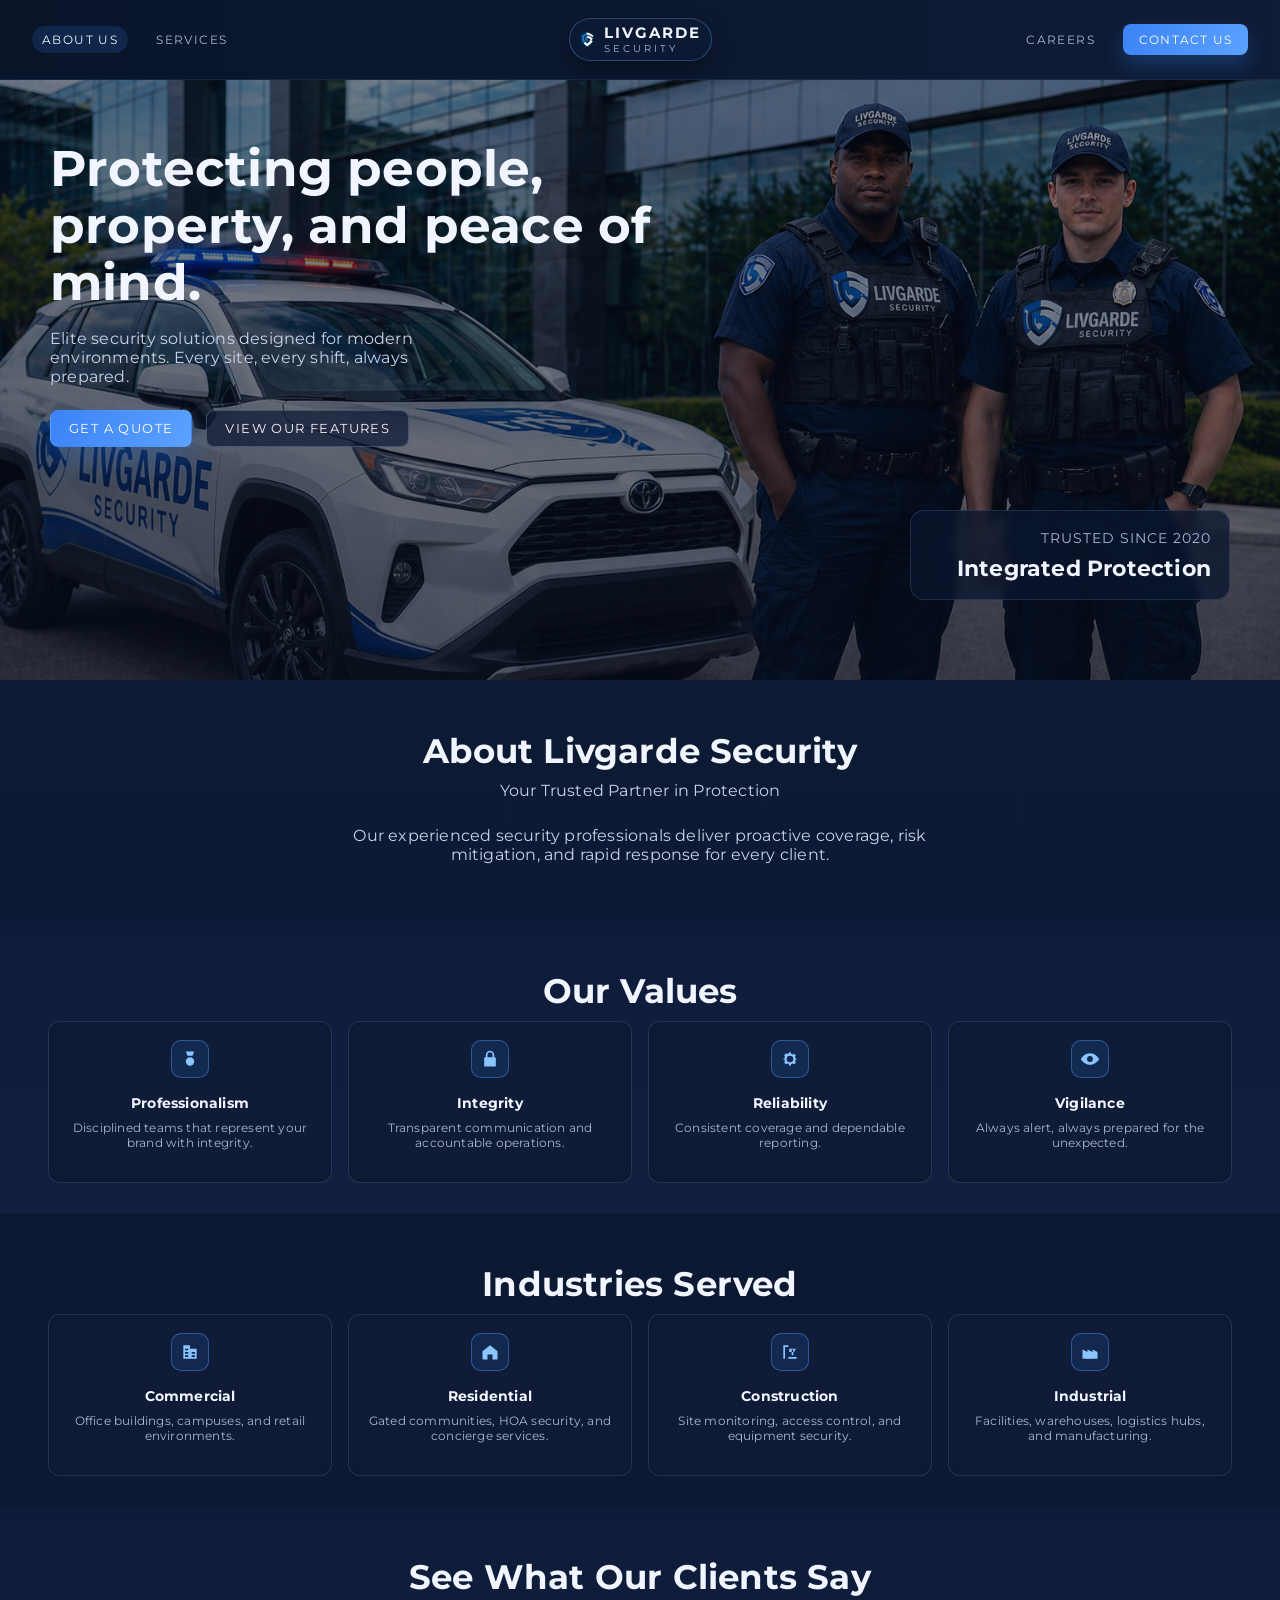
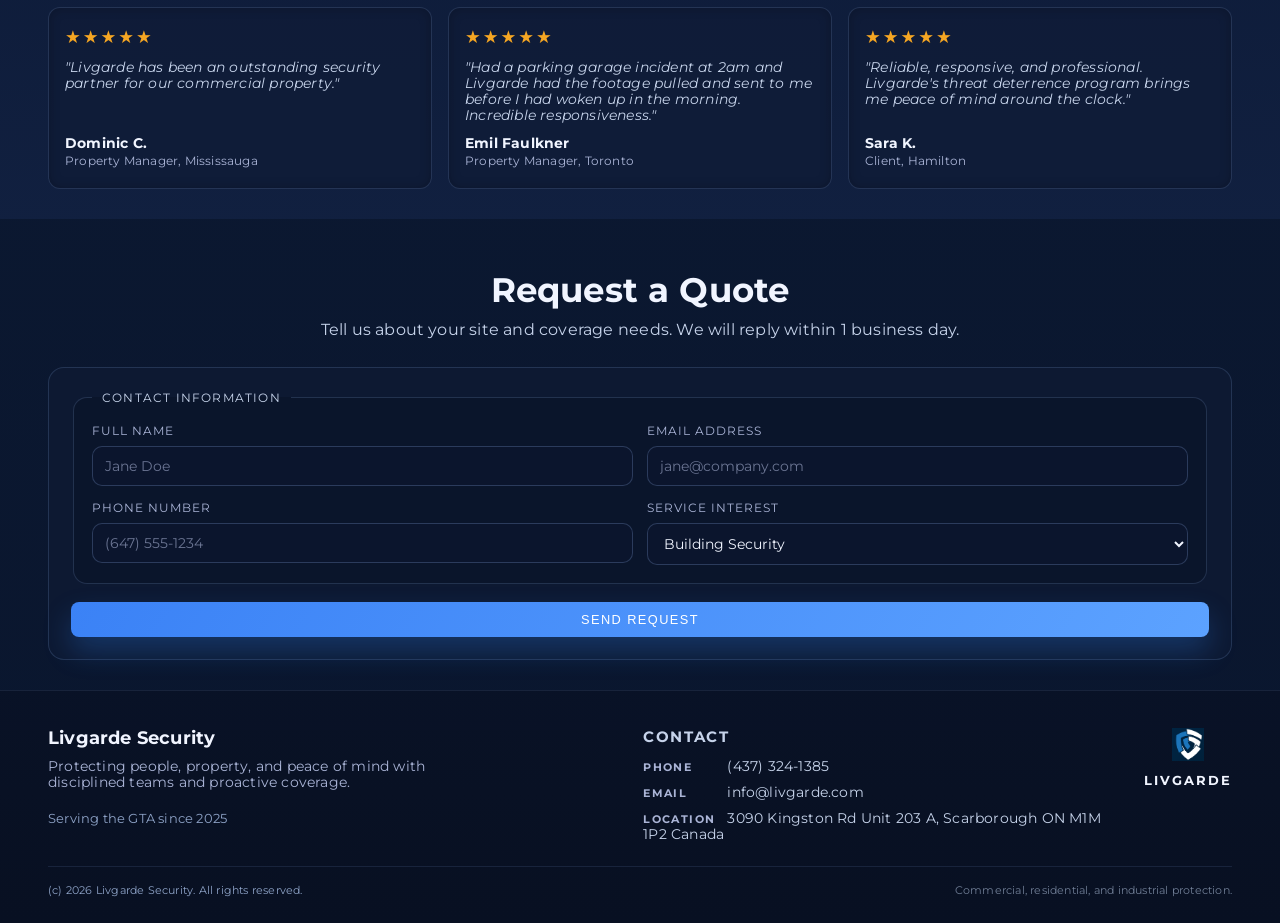
<file: index.html>
<!doctype html>
<html lang="en">
<head>
  <meta charset="utf-8" />
  <meta name="viewport" content="width=device-width, initial-scale=1" />
  <title>Livgarde Security | Home</title>
  <link rel="stylesheet" href="styles.css?v=5" />
</head>
<body data-page="home">
  <main class="page">
    <div class="shell">
      <header class="nav">
        <div class="nav-left">
          <a class="nav-link" href="index.html" data-page="home">About Us</a>
          <a class="nav-link" href="services.html" data-page="services">Services</a>
        </div>
        <a class="logo-button" href="index.html" data-page="home">
          <img src="assets/Livgardelogo.svg" alt="Livgarde logo" />
          <div class="logo-text">
            <span>LIVGARDE</span>
            <small>SECURITY</small>
          </div>
        </a>
        <div class="nav-right">
          <a class="nav-link" href="careers.html" data-page="careers">Careers</a>
          <a class="nav-cta" href="contact.html" data-page="contact">Contact Us</a>
        </div>
      </header>

      <section class="hero">
        <div class="hero-content">
          <h2 class="hero-title">Protecting people,<br />property, and peace of mind.</h2>
          <p class="hero-subtitle">Elite security solutions designed for modern environments. Every site, every shift, always prepared.</p>
          <div class="hero-actions">
            <a class="button primary" href="contact.html">Get a Quote</a>
            <a class="button secondary" href="services.html">View Our Features</a>
          </div>
        </div>
        <div class="hero-figure">
          <div class="hero-figure-card">
            <span>Trusted Since 2020</span>
            <strong>Integrated Protection</strong>
          </div>
        </div>
      </section>

      <section class="section">
        <h2>About Livgarde Security</h2>
        <p class="lead">Your Trusted Partner in Protection</p>
        <p class="lead">Our experienced security professionals deliver proactive coverage, risk mitigation, and rapid response for every client.</p>
        <div class="card-grid">
        </div>
      </section>

      <section class="section dark">
        <h2>Our Values</h2>
        <div class="card-grid">
          <div class="card">
            <div class="icon">
              <svg viewBox="0 0 24 24" aria-hidden="true"><path d="M7 3h10l-2 5h-6L7 3z"/><circle cx="12" cy="15" r="5"/><path d="M10 14h4v2h-4z"/></svg>
            </div>
            <h3>Professionalism</h3>
            <p>Disciplined teams that represent your brand with integrity.</p>
          </div>
          <div class="card">
            <div class="icon">
              <svg viewBox="0 0 24 24" aria-hidden="true"><path d="M7 10V7a5 5 0 1 1 10 0v3h1a1 1 0 0 1 1 1v9a1 1 0 0 1-1 1H6a1 1 0 0 1-1-1v-9a1 1 0 0 1 1-1h1zm2 0h6V7a3 3 0 1 0-6 0v3z"/></svg>
            </div>
            <h3>Integrity</h3>
            <p>Transparent communication and accountable operations.</p>
          </div>
          <div class="card">
            <div class="icon">
              <svg viewBox="0 0 24 24" aria-hidden="true"><path d="M12 8a4 4 0 1 0 0 8 4 4 0 0 0 0-8zm9 4l-2.1.7c-.2.6-.5 1.1-.8 1.6l1 2-2.1 2.1-2-1c-.5.3-1 .6-1.6.8L12 21l-1.4-2.8c-.6-.2-1.1-.5-1.6-.8l-2 1L5 16.3l1-2c-.3-.5-.6-1-.8-1.6L3 12l2.2-.7c.2-.6.5-1.1.8-1.6l-1-2L7 5l2 1c.5-.3 1-.6 1.6-.8L12 3l1.4 2.8c.6.2 1.1.5 1.6.8l2-1L19 7.7l-1 2c.3.5.6 1 .8 1.6L21 12z"/></svg>
            </div>
            <h3>Reliability</h3>
            <p>Consistent coverage and dependable reporting.</p>
          </div>
          <div class="card">
            <div class="icon">
              <svg viewBox="0 0 24 24" aria-hidden="true"><path d="M12 5c5.5 0 9.6 4.2 11 7-1.4 2.8-5.5 7-11 7S2.4 14.8 1 12c1.4-2.8 5.5-7 11-7zm0 3.5a3.5 3.5 0 1 0 0 7 3.5 3.5 0 0 0 0-7z"/></svg>
            </div>
            <h3>Vigilance</h3>
            <p>Always alert, always prepared for the unexpected.</p>
          </div>
        </div>
      </section>

      <section class="section">
        <h2>Industries Served</h2>
        <div class="card-grid">
          <div class="card">
            <div class="icon">
              <svg viewBox="0 0 24 24" aria-hidden="true"><path d="M4 20V4h8v4h8v12H4zm2-2h4v-2H6v2zm0-4h4v-2H6v2zm0-4h4V8H6v2zm8 8h4v-2h-4v2zm0-4h4v-2h-4v2z"/></svg>
            </div>
            <h3>Commercial</h3>
            <p>Office buildings, campuses, and retail environments.</p>
          </div>
          <div class="card">
            <div class="icon">
              <svg viewBox="0 0 24 24" aria-hidden="true"><path d="M3 11l9-7 9 7v9a1 1 0 0 1-1 1h-5v-6H9v6H4a1 1 0 0 1-1-1v-9z"/></svg>
            </div>
            <h3>Residential</h3>
            <p>Gated communities, HOA security, and concierge services.</p>
          </div>
          <div class="card">
            <div class="icon">
              <svg viewBox="0 0 24 24" aria-hidden="true"><path d="M4 20h2V6h4V4H4v16zm6 0h10v-2H10v2zm4-4h2V9h-2v7zm-3-8h8l-2 4h-6V8z"/></svg>
            </div>
            <h3>Construction</h3>
            <p>Site monitoring, access control, and equipment security.</p>
          </div>
          <div class="card">
            <div class="icon">
              <svg viewBox="0 0 24 24" aria-hidden="true"><path d="M3 20V9l6 3V9l6 3V9l6 3v8H3z"/><path d="M7 20v-4h2v4H7zm4 0v-4h2v4h-2z"/></svg>
            </div>
            <h3>Industrial</h3>
            <p>Facilities, warehouses, logistics hubs, and manufacturing.</p>
          </div>
        </div>
      </section>

      <section class="section dark">
        <h2>See What Our Clients Say</h2>
        <div class="card-grid reviews-grid">
          <div class="card review-card">
            <div class="stars">&#9733;&#9733;&#9733;&#9733;&#9733;</div>
            <p>"Livgarde has been an outstanding security partner for our commercial property."</p>
            <div class="reviewer">
              <strong>Dominic C.</strong>
              <span>Property Manager, Mississauga</span>
            </div>
          </div>
          <div class="card review-card">
            <div class="stars">&#9733;&#9733;&#9733;&#9733;&#9733;</div>
            <p>"Had a parking garage incident at 2am and Livgarde had the footage pulled and sent to me before I had woken up in the morning. Incredible responsiveness."</p>
            <div class="reviewer">
              <strong>Emil Faulkner</strong>
              <span>Property Manager, Toronto</span>
            </div>
          </div>
          <div class="card review-card">
            <div class="stars">&#9733;&#9733;&#9733;&#9733;&#9733;</div>
            <p>"Reliable, responsive, and professional. Livgarde's threat deterrence program brings me peace of mind around the clock."</p>
            <div class="reviewer">
              <strong>Sara K.</strong>
              <span>Client, Hamilton</span>
            </div>
          </div>
        </div>
      </section>

      <section class="section">
        <h2>Request a Quote</h2>
        <p class="lead">Tell us about your site and coverage needs. We will reply within 1 business day.</p>
        <div class="contact-form-wrap">
          <form class="contact-form" name="livgarde-contact" method="POST" action="/contact-success.html" data-netlify="true" netlify-honeypot="bot-field">
            <input type="hidden" name="form-name" value="livgarde-contact" />
            <p hidden>
              <label>Do not fill this out: <input name="bot-field" /></label>
            </p>
            <fieldset class="form-fieldset">
              <legend>Contact Information</legend>
              <div class="form-row span-6">
                <label for="home-name">Full Name</label>
                <input id="home-name" name="name" type="text" placeholder="Jane Doe" required />
              </div>
              <div class="form-row span-6">
                <label for="home-email">Email Address</label>
                <input id="home-email" name="email" type="email" placeholder="jane@company.com" required />
              </div>
              <div class="form-row span-6">
                <label for="home-phone">Phone Number</label>
                <input id="home-phone" name="phone" type="tel" placeholder="(647) 555-1234" />
              </div>
              <div class="form-row span-6">
                <label for="home-service">Service Interest</label>
                <select id="home-service" name="service">
                  <option value="Building Security">Building Security</option>
                  <option value="Concierge Services">Concierge Services</option>
                  <option value="Access Control">Access Control</option>
                  <option value="Patrol & Response">Patrol & Response</option>
                  <option value="Other">Other</option>
                </select>
              </div>
            </fieldset>
            <button class="button primary form-submit" type="submit">Send Request</button>
          </form>
        </div>
      </section>

      <footer class="footer">
  <div class="footer-top">
    <div class="footer-brand">
      <h3>Livgarde Security</h3>
      <p>Protecting people, property, and peace of mind with disciplined teams and proactive coverage.</p>
      <span>Serving the GTA since 2025</span>
    </div>
    <div class="footer-contact">
      <h4>Contact</h4>
      <div class="contact-list">
        <div><strong>Phone</strong> (437) 324-1385</div>
        <div><strong>Email</strong> info@livgarde.com</div>
        <div><strong>Location</strong> 3090 Kingston Rd Unit 203 A, Scarborough ON M1M 1P2 Canada</div>
      </div>
    </div>
    <div class="footer-mark">
      <img src="assets/Livgardelogo.svg" alt="Livgarde logo" />
      <span>Livgarde</span>
    </div>
  </div>
  <div class="footer-bottom">
    <span>(c) 2026 Livgarde Security. All rights reserved.</span>
    <span>Commercial, residential, and industrial protection.</span>
  </div>
</footer>

    </div>
  </main>
  <script src="app.js"></script>
</body>
</html>
</file>
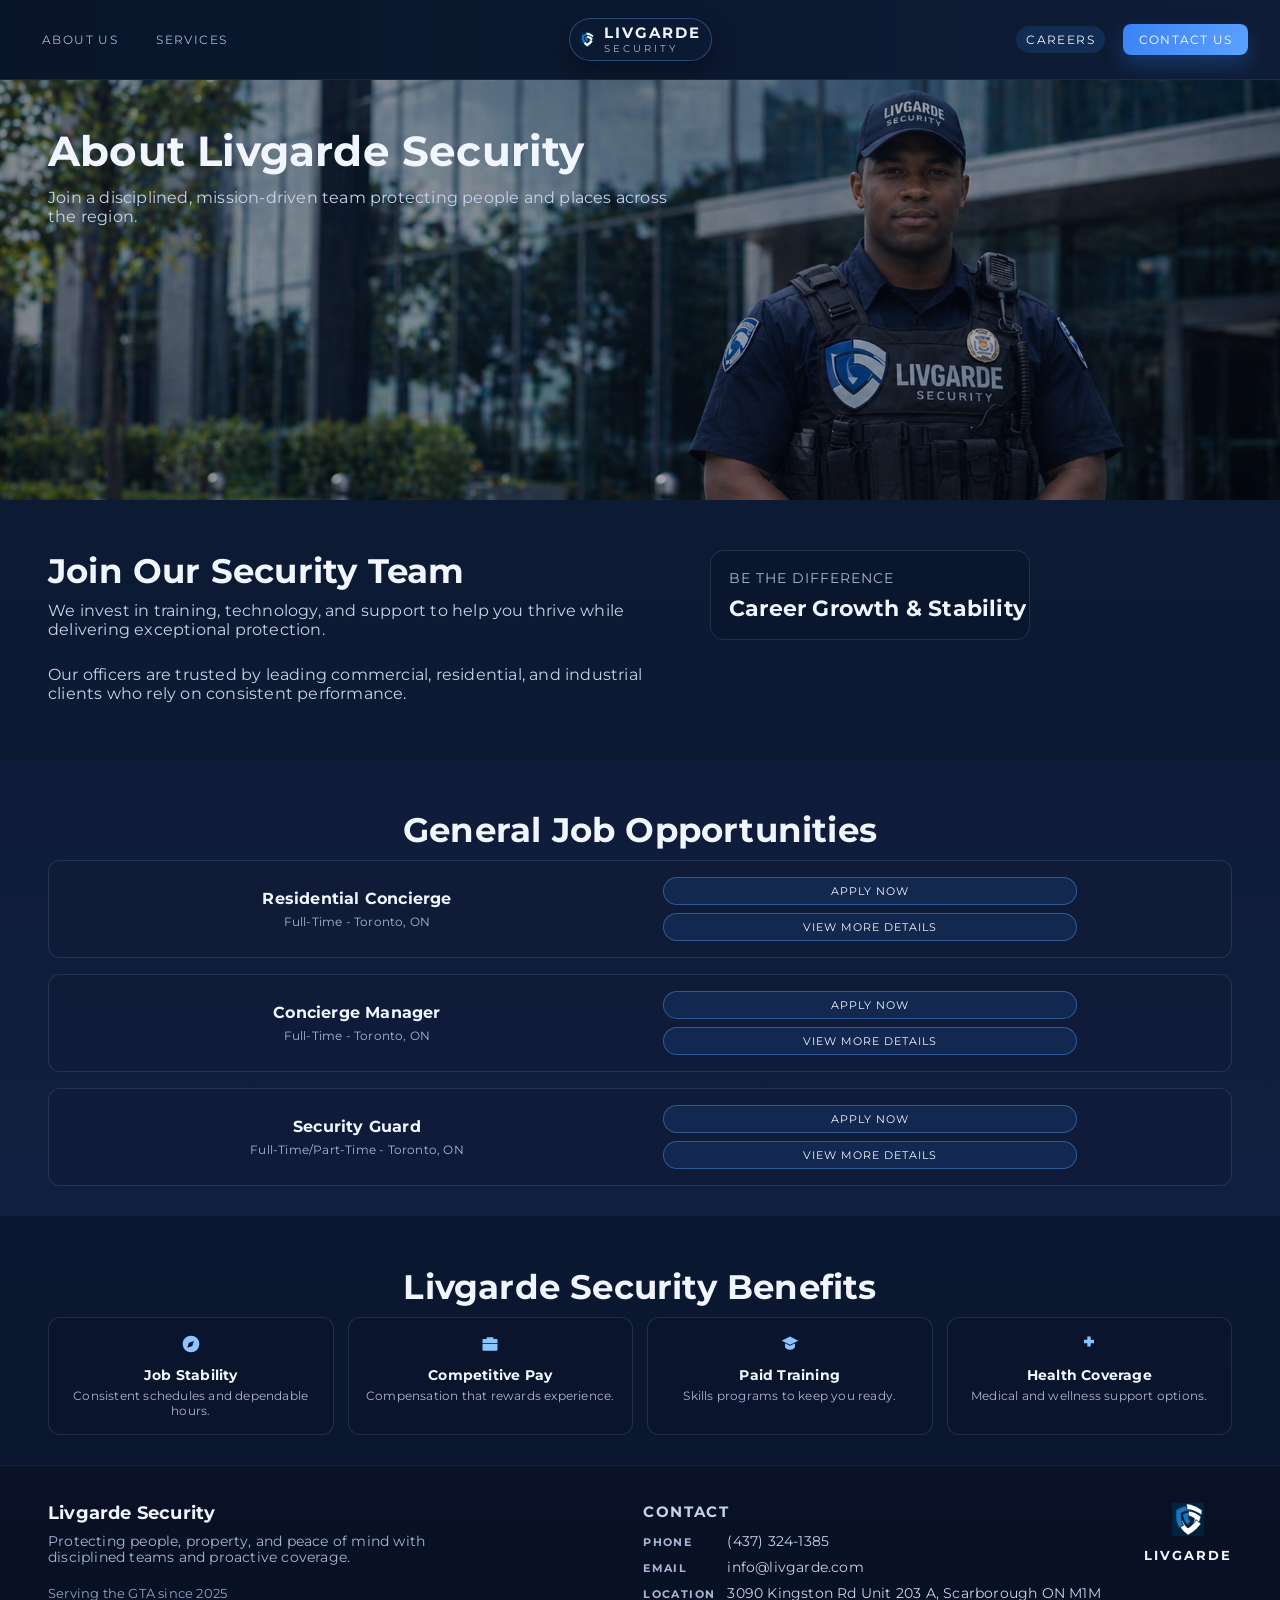
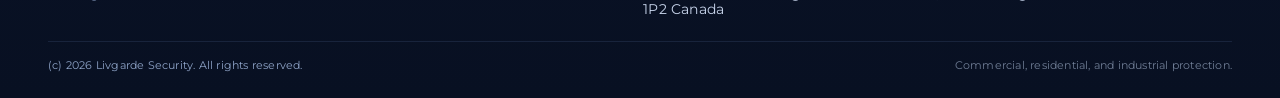
<file: careers.html>
<!doctype html>
<html lang="en">
<head>
  <meta charset="utf-8" />
  <meta name="viewport" content="width=device-width, initial-scale=1" />
  <title>Livgarde Security | Careers</title>
  <link rel="stylesheet" href="styles.css?v=5" />
</head>
<body data-page="careers">
  <main class="page">
    <div class="shell">
      <header class="nav">
        <div class="nav-left">
          <a class="nav-link" href="index.html" data-page="home">About Us</a>
          <a class="nav-link" href="services.html" data-page="services">Services</a>
        </div>
        <a class="logo-button" href="index.html" data-page="home">
          <img src="assets/Livgardelogo.svg" alt="Livgarde logo" />
          <div class="logo-text">
            <span>LIVGARDE</span>
            <small>SECURITY</small>
          </div>
        </a>
        <div class="nav-right">
          <a class="nav-link" href="careers.html" data-page="careers">Careers</a>
          <a class="nav-cta" href="contact.html" data-page="contact">Contact Us</a>
        </div>
      </header>

      <section class="hero-banner hero-banner--careers">
        <h1>About Livgarde Security</h1>
        <p>Join a disciplined, mission-driven team protecting people and places across the region.</p>
      </section>

      <section class="section">
        <div class="split split-top">
          <div>
            <h2>Join Our Security Team</h2>
            <p class="lead">We invest in training, technology, and support to help you thrive while delivering exceptional protection.</p>
            <p class="lead">Our officers are trusted by leading commercial, residential, and industrial clients who rely on consistent performance.</p>
          </div>
          <div>
            <div class="hero-figure-card align-left">
              <span>Be the Difference</span>
              <strong>Career Growth &amp; Stability</strong>
            </div>
          </div>
        </div>
      </section>

      <section class="section dark">
        <h2>General Job Opportunities</h2>
        <div class="jobs">
          <div class="job-card">
            <div>
              <h4>Residential Concierge</h4>
              <div class="job-meta">Full-Time - Toronto, ON </div>
            </div>
            <div class="job-actions">
              <a href="contact.html">Apply Now</a>
              <a href="contact.html">View More Details</a>
            </div>
          </div>
          <div class="job-card">
            <div>
              <h4>Concierge Manager</h4>
              <div class="job-meta">Full-Time - Toronto, ON </div>
            </div>
            <div class="job-actions">
              <a href="contact.html">Apply Now</a>
              <a href="contact.html">View More Details</a>
            </div>
          </div>
          <div class="job-card">
            <div>
              <h4>Security Guard</h4>
              <div class="job-meta">Full-Time/Part-Time - Toronto, ON </div>
            </div>
            <div class="job-actions">
              <a href="contact.html">Apply Now</a>
              <a href="contact.html">View More Details</a>
            </div>
          </div>
        </div>
      </section>

      <section class="section">
        <h2>Livgarde Security Benefits</h2>
        <div class="badge-row">
          <div class="badge">
            <div class="icon">
              <svg viewBox="0 0 24 24" aria-hidden="true"><path d="M12 2a10 10 0 1 0 10 10A10 10 0 0 0 12 2zm3.5 6.5l-2 6-6 2 2-6z"/></svg>
            </div>
            <h4>Job Stability</h4>
            <p>Consistent schedules and dependable hours.</p>
          </div>
          <div class="badge">
            <div class="icon">
              <svg viewBox="0 0 24 24" aria-hidden="true"><path d="M8 6V4h8v2h4a1 1 0 0 1 1 1v4H3V7a1 1 0 0 1 1-1h4zm-5 6h18v7a1 1 0 0 1-1 1H4a1 1 0 0 1-1-1v-7z"/></svg>
            </div>
            <h4>Competitive Pay</h4>
            <p>Compensation that rewards experience.</p>
          </div>
          <div class="badge">
            <div class="icon">
              <svg viewBox="0 0 24 24" aria-hidden="true"><path d="M12 3l10 5-10 5L2 8l10-5z"/><path d="M6 11v4c0 2 3 4 6 4s6-2 6-4v-4l-6 3-6-3z"/></svg>
            </div>
            <h4>Paid Training</h4>
            <p>Skills programs to keep you ready.</p>
          </div>
          <div class="badge">
            <div class="icon">
              <svg viewBox="0 0 24 24" aria-hidden="true"><path d="M10 3h4v4h4v4h-4v4h-4v-4H6V7h4V3z"/></svg>
            </div>
            <h4>Health Coverage</h4>
            <p>Medical and wellness support options.</p>
          </div>
        </div>
      </section>

      <footer class="footer">
  <div class="footer-top">
    <div class="footer-brand">
      <h3>Livgarde Security</h3>
      <p>Protecting people, property, and peace of mind with disciplined teams and proactive coverage.</p>
      <span>Serving the GTA since 2025</span>
    </div>
    <div class="footer-contact">
      <h4>Contact</h4>
      <div class="contact-list">
        <div><strong>Phone</strong> (437) 324-1385</div>
        <div><strong>Email</strong> info@livgarde.com</div>
        <div><strong>Location</strong> 3090 Kingston Rd Unit 203 A, Scarborough ON M1M 1P2 Canada</div>
      </div>
    </div>
    <div class="footer-mark">
      <img src="assets/Livgardelogo.svg" alt="Livgarde logo" />
      <span>Livgarde</span>
    </div>
  </div>
  <div class="footer-bottom">
    <span>(c) 2026 Livgarde Security. All rights reserved.</span>
    <span>Commercial, residential, and industrial protection.</span>
  </div>
</footer>

    </div>
  </main>
  <script src="app.js"></script>
</body>
</html>
</file>
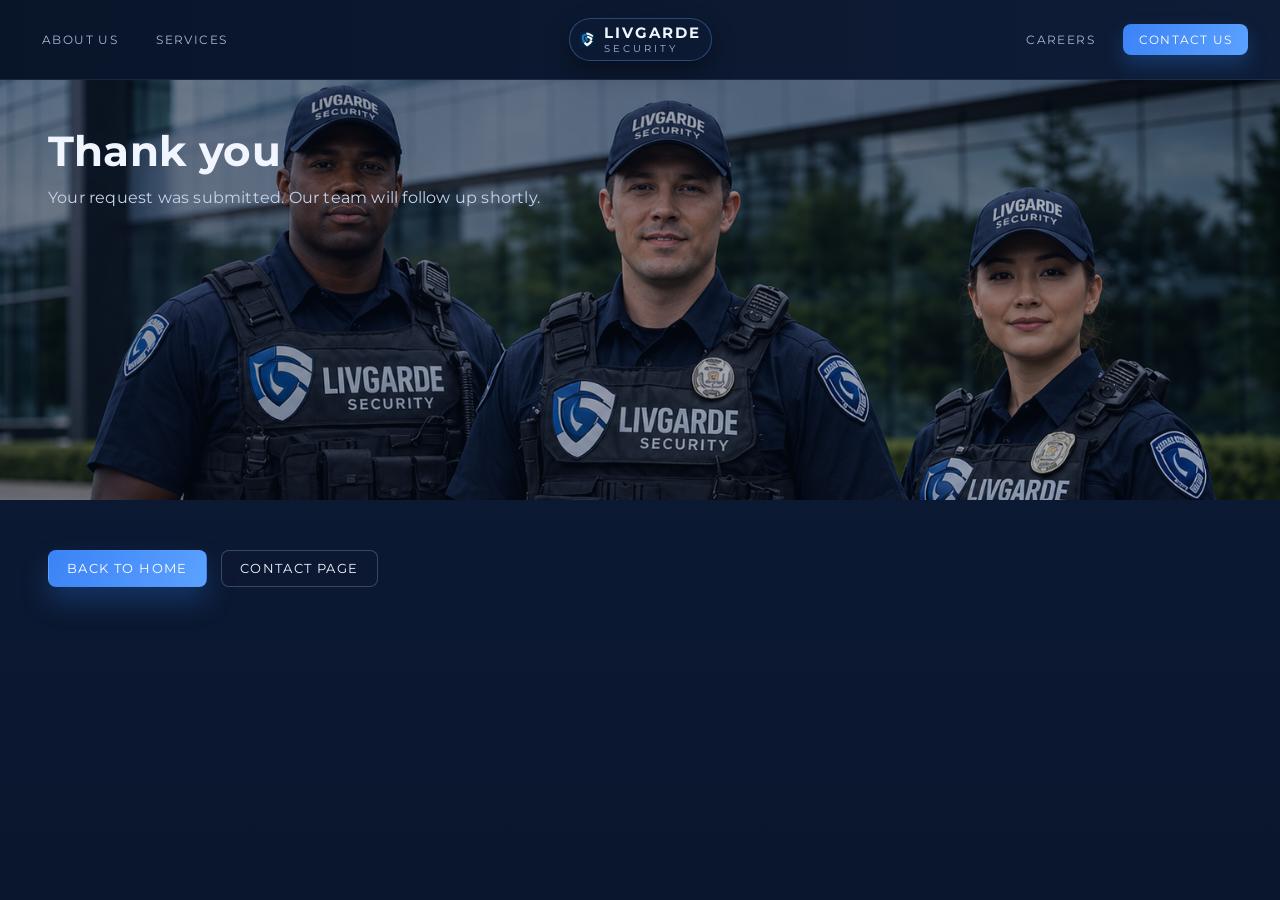
<file: contact-success.html>
<!doctype html>
<html lang="en">
<head>
  <meta charset="utf-8" />
  <meta name="viewport" content="width=device-width, initial-scale=1" />
  <title>Livgarde Security | Thanks</title>
  <link rel="stylesheet" href="styles.css?v=5" />
</head>
<body data-page="contact-success">
  <main class="page">
    <div class="shell">
      <header class="nav">
        <div class="nav-left">
          <a class="nav-link" href="index.html">About Us</a>
          <a class="nav-link" href="services.html">Services</a>
        </div>
        <a class="logo-button" href="index.html">
          <img src="assets/Livgardelogo.svg" alt="Livgarde logo" />
          <div class="logo-text">
            <span>LIVGARDE</span>
            <small>SECURITY</small>
          </div>
        </a>
        <div class="nav-right">
          <a class="nav-link" href="careers.html">Careers</a>
          <a class="nav-cta" href="contact.html">Contact Us</a>
        </div>
      </header>

      <section class="hero-banner hero-banner--contact">
        <h1>Thank you</h1>
        <p>Your request was submitted. Our team will follow up shortly.</p>
      </section>

      <section class="section">
        <div class="hero-actions">
          <a class="button primary" href="index.html">Back to Home</a>
          <a class="button secondary" href="contact.html">Contact Page</a>
        </div>
      </section>
    </div>
  </main>
</body>
</html>
</file>
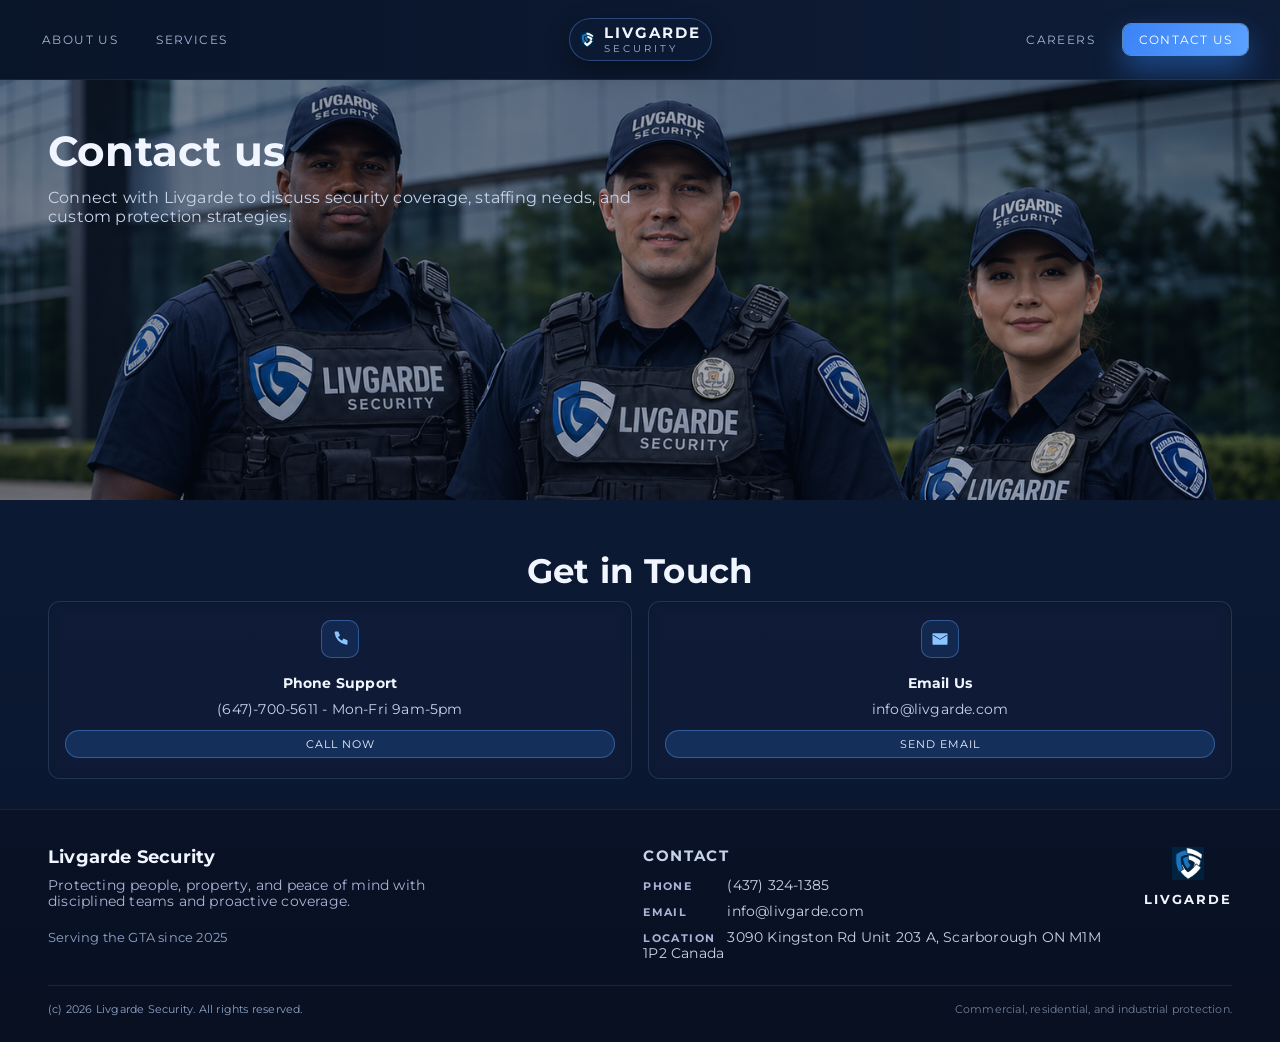
<file: contact.html>
<!doctype html>
<html lang="en">
<head>
  <meta charset="utf-8" />
  <meta name="viewport" content="width=device-width, initial-scale=1" />
  <title>Livgarde Security | Contact</title>
  <link rel="stylesheet" href="styles.css?v=5" />
</head>
<body data-page="contact">
  <main class="page">
    <div class="shell">
      <header class="nav">
        <div class="nav-left">
          <a class="nav-link" href="index.html" data-page="home">About Us</a>
          <a class="nav-link" href="services.html" data-page="services">Services</a>
        </div>
        <a class="logo-button" href="index.html" data-page="home">
          <img src="assets/Livgardelogo.svg" alt="Livgarde logo" />
          <div class="logo-text">
            <span>LIVGARDE</span>
            <small>SECURITY</small>
          </div>
        </a>
        <div class="nav-right">
          <a class="nav-link" href="careers.html" data-page="careers">Careers</a>
          <a class="nav-cta" href="contact.html" data-page="contact">Contact Us</a>
        </div>
      </header>

      <section class="hero-banner hero-banner--contact">
        <h1>Contact us</h1>
        <p>Connect with Livgarde to discuss security coverage, staffing needs, and custom protection strategies.</p>
      </section>

      <section class="section">
        <h2>Get in Touch</h2>
        <div class="card-grid">
          <div class="card contact-card">
            <div class="icon">
              <svg viewBox="0 0 24 24" aria-hidden="true"><path d="M6 3h4l2 5-2.5 1.5A12 12 0 0 0 14.5 14L16 11.5l5 2v4c0 .8-.7 1.5-1.5 1.5A16.5 16.5 0 0 1 5.5 4.5C5.5 3.7 6.2 3 7 3z"/></svg>
            </div>
            <h3>Phone Support</h3>
            <p>(647)-700-5611 - Mon-Fri 9am-5pm</p>
            <a class="tiny-button" href="tel:+16477005611">Call Now</a>
          </div>
          <div class="card contact-card">
            <div class="icon">
              <svg viewBox="0 0 24 24" aria-hidden="true"><path d="M4 5h16a1 1 0 0 1 1 1v12a1 1 0 0 1-1 1H4a1 1 0 0 1-1-1V6a1 1 0 0 1 1-1zm0 2v1l8 5 8-5V7l-8 5-8-5z"/></svg>
            </div>
            <h3>Email Us</h3>
            <p>info@livgarde.com</p>
            <a class="tiny-button" href="mailto:info@livgarde.com">Send Email</a>
          </div>
          
        </div>
      </section>

      
      <footer class="footer">
  <div class="footer-top">
    <div class="footer-brand">
      <h3>Livgarde Security</h3>
      <p>Protecting people, property, and peace of mind with disciplined teams and proactive coverage.</p>
      <span>Serving the GTA since 2025</span>
    </div>
    <div class="footer-contact">
      <h4>Contact</h4>
      <div class="contact-list">
        <div><strong>Phone</strong> (437) 324-1385</div>
        <div><strong>Email</strong> info@livgarde.com</div>
        <div><strong>Location</strong> 3090 Kingston Rd Unit 203 A, Scarborough ON M1M 1P2 Canada</div>
      </div>
    </div>
    <div class="footer-mark">
      <img src="assets/Livgardelogo.svg" alt="Livgarde logo" />
      <span>Livgarde</span>
    </div>
  </div>
  <div class="footer-bottom">
    <span>(c) 2026 Livgarde Security. All rights reserved.</span>
    <span>Commercial, residential, and industrial protection.</span>
  </div>
</footer>

    </div>
  </main>
  <script src="app.js"></script>
</body>
</html>
</file>
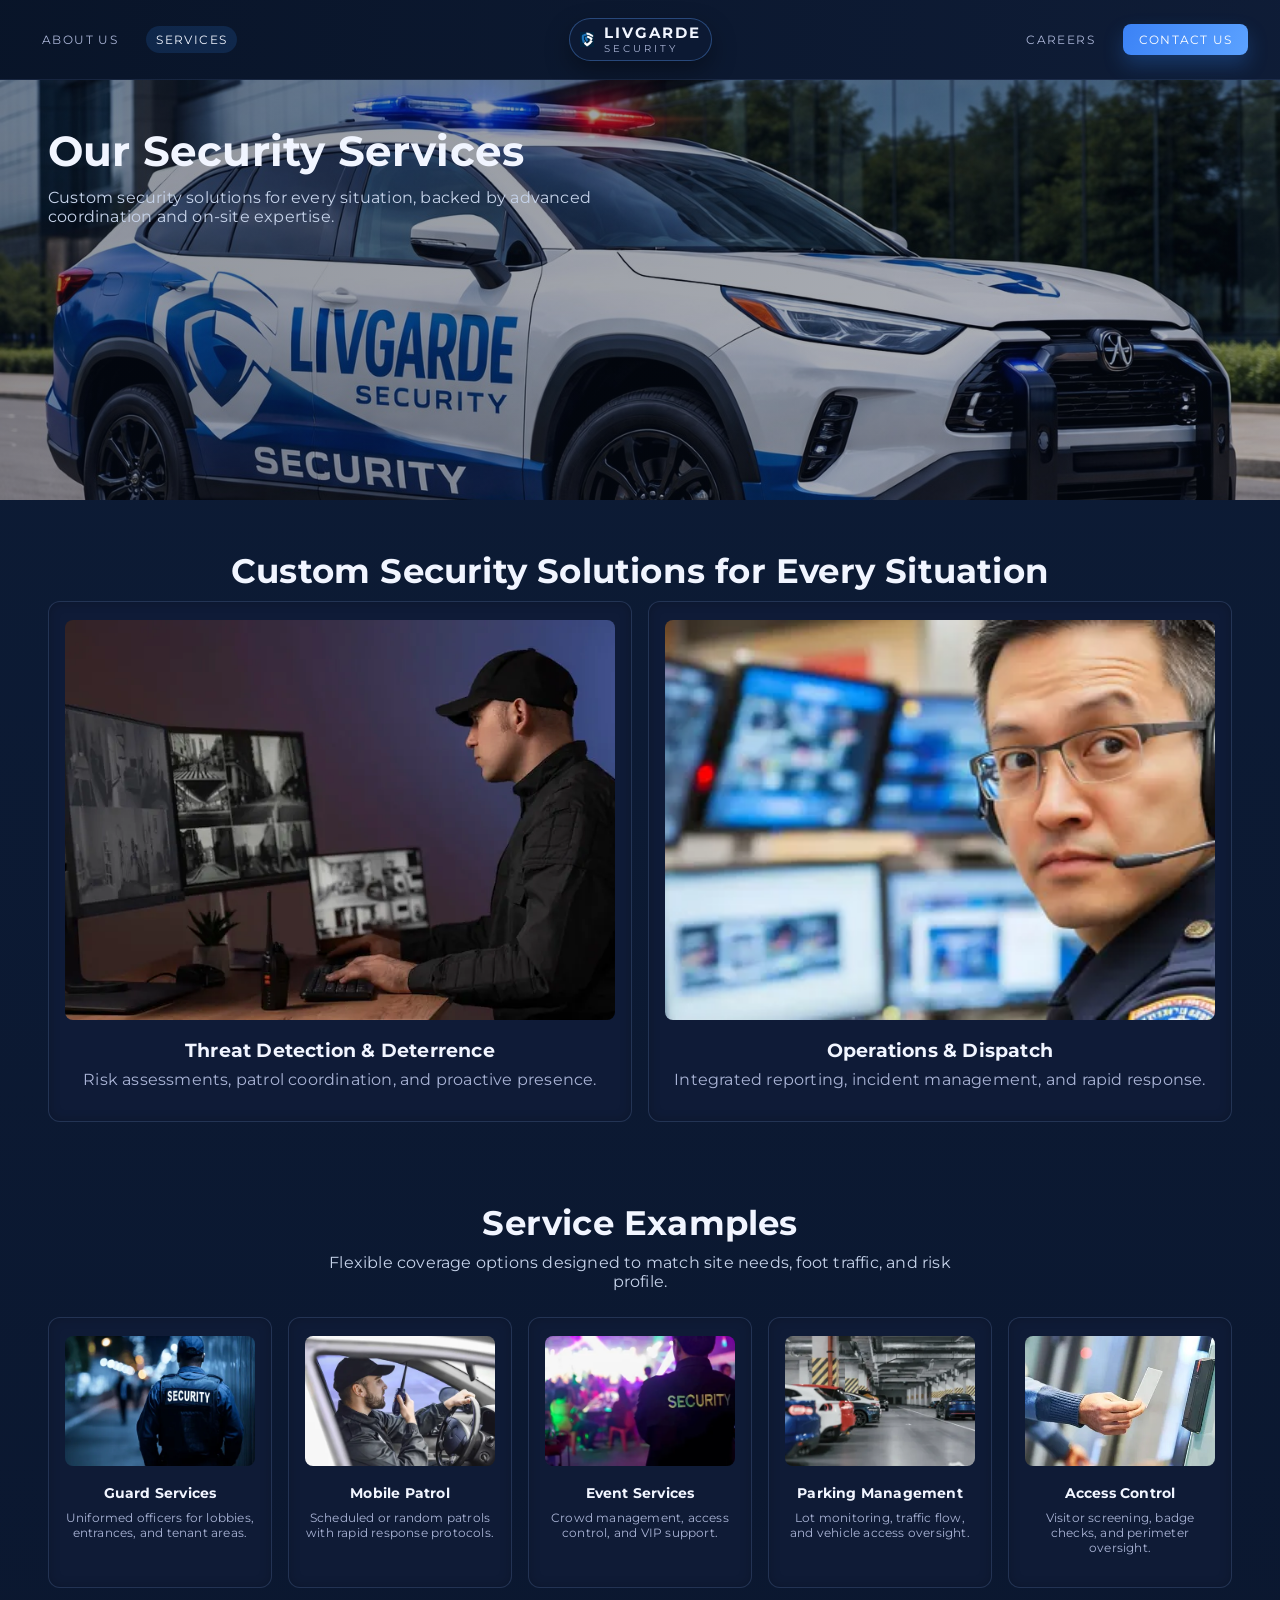
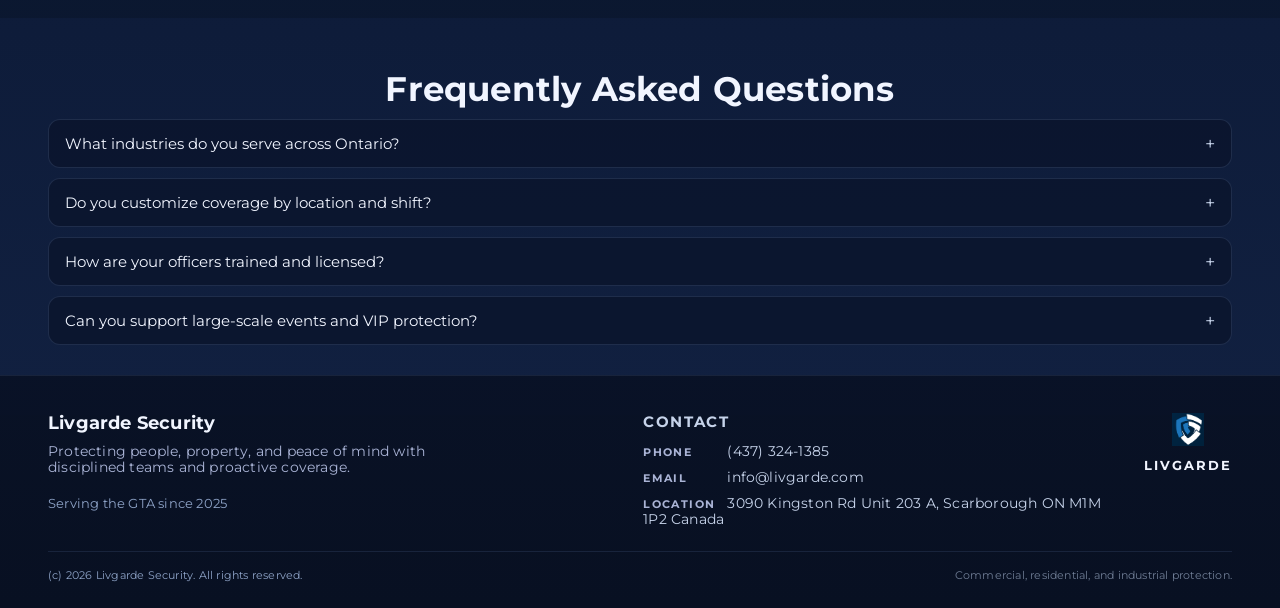
<file: services.html>
<!doctype html>
<html lang="en">
<head>
  <meta charset="utf-8" />
  <meta name="viewport" content="width=device-width, initial-scale=1" />
  <title>Livgarde Security | Services</title>
  <link rel="stylesheet" href="styles.css?v=5" />
</head>
<body data-page="services">
  <main class="page">
    <div class="shell">
      <header class="nav">
        <div class="nav-left">
          <a class="nav-link" href="index.html" data-page="home">About Us</a>
          <a class="nav-link" href="services.html" data-page="services">Services</a>
        </div>
        <a class="logo-button" href="index.html" data-page="home">
          <img src="assets/Livgardelogo.svg" alt="Livgarde logo" />
          <div class="logo-text">
            <span>LIVGARDE</span>
            <small>SECURITY</small>
          </div>
        </a>
        <div class="nav-right">
          <a class="nav-link" href="careers.html" data-page="careers">Careers</a>
          <a class="nav-cta" href="contact.html" data-page="contact">Contact Us</a>
        </div>
      </header>

      <section class="hero-banner hero-banner--services">
        <h1>Our Security Services</h1>
        <p>Custom security solutions for every situation, backed by advanced coordination and on-site expertise.</p>
      </section>

      <section class="section">
        <h2>Custom Security Solutions for Every Situation</h2>
        <div class="card-grid card-grid--featured">
          <div class="card">
            <img class="card-img" src="assets/livgardedeterrance.webp" alt="Threat Detection" />
            <h3>Threat Detection &amp; Deterrence</h3>
            <p>Risk assessments, patrol coordination, and proactive presence.</p>
          </div>
          <div class="card">
            <img class="card-img" src="assets/livgardedispatch.webp" alt="Operations and Dispatch" />
            <h3>Operations &amp; Dispatch</h3>
            <p>Integrated reporting, incident management, and rapid response.</p>
          </div>
        </div>
      </section>

      <section class="section">
        <h2>Service Examples</h2>
        <p class="lead">Flexible coverage options designed to match site needs, foot traffic, and risk profile.</p>
        <div class="card-grid">
          <div class="card">
            <img class="card-img" src="assets/livgardecloseprotection.webp" alt="Guard Services" />
            <h3>Guard Services</h3>
            <p>Uniformed officers for lobbies, entrances, and tenant areas.</p>
          </div>
          <div class="card">
            <img class="card-img" src="assets/livgardemobilepatrol.webp" alt="Mobile Patrol" />
            <h3>Mobile Patrol</h3>
            <p>Scheduled or random patrols with rapid response protocols.</p>
          </div>
          <div class="card">
            <img class="card-img" src="assets/livgardeevent.webp" alt="Event Services" />
            <h3>Event Services</h3>
            <p>Crowd management, access control, and VIP support.</p>
          </div>
          <div class="card">
            <img class="card-img" src="assets/livgardeparking.webp" alt="Parking Management" />
            <h3>Parking Management</h3>
            <p>Lot monitoring, traffic flow, and vehicle access oversight.</p>
          </div>
          <div class="card">
            <img class="card-img" src="assets/livgardeaccesscontrol.webp" alt="Access Control" />
            <h3>Access Control</h3>
            <p>Visitor screening, badge checks, and perimeter oversight.</p>
          </div>
        </div>
      </section>

      <section class="section dark">
        <h2>Frequently Asked Questions</h2>
        <div class="faq">
          <div class="faq-item">
            <button class="faq-question" type="button" aria-expanded="false" aria-controls="faq-panel-1">
              What industries do you serve across Ontario?
            </button>
            <div class="faq-answer" id="faq-panel-1" role="region" aria-hidden="true">
              <p>Commercial, residential, industrial, and events.</p>
            </div>
          </div>
          <div class="faq-item">
            <button class="faq-question" type="button" aria-expanded="false" aria-controls="faq-panel-2">
              Do you customize coverage by location and shift?
            </button>
            <div class="faq-answer" id="faq-panel-2" role="region" aria-hidden="true">
              <p>Yes, schedules are tailored to your requirements.</p>
            </div>
          </div>
          <div class="faq-item">
            <button class="faq-question" type="button" aria-expanded="false" aria-controls="faq-panel-3">
              How are your officers trained and licensed?
            </button>
            <div class="faq-answer" id="faq-panel-3" role="region" aria-hidden="true">
              <p>Industry-certified training with continuing education.</p>
            </div>
          </div>
          <div class="faq-item">
            <button class="faq-question" type="button" aria-expanded="false" aria-controls="faq-panel-4">
              Can you support large-scale events and VIP protection?
            </button>
            <div class="faq-answer" id="faq-panel-4" role="region" aria-hidden="true">
              <p>Dedicated teams with event operations experience.</p>
            </div>
          </div>
        </div>
      </section>

      <footer class="footer">
  <div class="footer-top">
    <div class="footer-brand">
      <h3>Livgarde Security</h3>
      <p>Protecting people, property, and peace of mind with disciplined teams and proactive coverage.</p>
      <span>Serving the GTA since 2025</span>
    </div>
    <div class="footer-contact">
      <h4>Contact</h4>
      <div class="contact-list">
        <div><strong>Phone</strong> (437) 324-1385</div>
        <div><strong>Email</strong> info@livgarde.com</div>
        <div><strong>Location</strong> 3090 Kingston Rd Unit 203 A, Scarborough ON M1M 1P2 Canada</div>
      </div>
    </div>
    <div class="footer-mark">
      <img src="assets/Livgardelogo.svg" alt="Livgarde logo" />
      <span>Livgarde</span>
    </div>
  </div>
  <div class="footer-bottom">
    <span>(c) 2026 Livgarde Security. All rights reserved.</span>
    <span>Commercial, residential, and industrial protection.</span>
  </div>
</footer>

    </div>
  </main>
  <script src="app.js"></script>
</body>
</html>
</file>
<file: styles.css>
@import url('https://fonts.googleapis.com/css2?family=Montserrat:wght@300;400;500;600;700;800&display=swap');

:root {
  --font-sans: "Montserrat", "Inter", system-ui, -apple-system, "Segoe UI", sans-serif;

  --color-navy-950: #091830;
  --color-navy-900: #0e2040;
  --color-navy-800: #142d52;
  --color-navy-700: #1a3a65;

  --color-slate-50: #f1f5ff;
  --color-slate-100: #e3e9f5;
  --color-slate-300: #c6d3ea;
  --color-slate-400: #aab4d6;
  --color-slate-500: #8ea3c7;
  --color-slate-700: #5f708d;

  --color-blue-600: #3b82f6;
  --color-blue-500: #2f8cff;
  --color-blue-400: #5ca2ff;
  --color-blue-300: #8bc5ff;

  --color-emerald-400: #34d1a1;
  --color-amber-400: #f5c15c;

  --shadow-card: 0 24px 70px rgba(0, 0, 0, 0.4);
}

* {
  box-sizing: border-box;
}

html, body {
  margin: 0;
  padding: 0;
  height: 100%;
}

body {
  font-family: var(--font-sans);
  color: var(--color-slate-50);
  background: var(--color-navy-950);
  letter-spacing: 0.2px;
  overflow-x: hidden;
}

a {
  color: inherit;
  text-decoration: none;
}

img {
  max-width: 100%;
  display: block;
}

.page {
  min-height: 100vh;
  padding: 0;
  width: 100vw;
}

.page-title {
  display: none;
}

.shell {
  width: 100vw;
  max-width: 100%;
  margin: 0;
  min-height: 100vh;
  background: linear-gradient(180deg, rgba(13, 28, 54, 0.97) 0%, rgba(10, 22, 46, 0.98) 100%);
  border-radius: 0;
  box-shadow: none;
  border: none;
  overflow: hidden;
}

.nav {
  display: grid;
  grid-template-columns: 1fr auto 1fr;
  align-items: center;
  padding: 18px 32px;
  background: linear-gradient(90deg, rgba(9, 20, 40, 0.97) 0%, rgba(15, 28, 54, 0.97) 100%);
  border-bottom: 1px solid rgba(90, 110, 160, 0.18);
  gap: 12px;
}

.nav-left,
.nav-right {
  display: flex;
  align-items: center;
  gap: 18px;
}

.nav-right {
  justify-content: flex-end;
}

.logo-button {
  display: flex;
  align-items: center;
  gap: 10px;
  padding: 6px 10px;
  border-radius: 999px;
  border: 1px solid rgba(92, 162, 255, 0.35);
  background: rgba(14, 26, 52, 0.85);
  box-shadow: 0 10px 24px rgba(0, 0, 0, 0.35);
  transition: 0.2s ease;
}

.logo-button:hover {
  transform: translateY(-1px);
  border-color: rgba(92, 162, 255, 0.6);
}

.logo-button img {
  width: 14px;
  height: 16px;
  object-fit: contain;
}

.logo-text {
  display: flex;
  flex-direction: column;
  line-height: 1;
  text-transform: uppercase;
}

.logo-text span {
  font-weight: 700;
  letter-spacing: 2px;
  font-size: 0.95rem;
}

.logo-text small {
  font-size: 0.6rem;
  letter-spacing: 3px;
  color: var(--color-slate-400);
  margin-top: 4px;
}

.nav-link {
  font-size: 0.78rem;
  text-transform: uppercase;
  letter-spacing: 1.4px;
  color: var(--color-slate-400);
  padding: 6px 10px;
  border-radius: 999px;
  transition: 0.2s ease;
}

.nav-link:hover,
.nav-link.active {
  color: var(--color-slate-50);
  background: rgba(47, 140, 255, 0.15);
}

.nav-cta {
  background: linear-gradient(120deg, var(--color-blue-600), var(--color-blue-400));
  color: white;
  font-size: 0.75rem;
  text-transform: uppercase;
  letter-spacing: 1.2px;
  border-radius: 8px;
  padding: 8px 16px;
  box-shadow: 0 10px 20px rgba(47, 140, 255, 0.25);
}

.nav-cta.active {
  box-shadow: 0 14px 30px rgba(47, 140, 255, 0.45);
  outline: 1px solid rgba(140, 197, 255, 0.6);
}

.hero {
  position: relative;
  background: linear-gradient(120deg, rgba(5, 14, 32, 0.45), rgba(7, 18, 38, 0.25)), url('./assets/workercar_tl.png');
  background-size: cover;
  background-position: center 25%;
  padding: 60px 50px 80px;
  min-height: 600px;
  display: grid;
  grid-template-columns: minmax(0, 1.05fr) minmax(0, 0.95fr);
  gap: 24px;
}

.hero::after {
  content: "";
  position: absolute;
  inset: 0;
  background: linear-gradient(180deg, rgba(7, 14, 30, 0.1) 0%, rgba(7, 14, 30, 0.55) 100%);
  pointer-events: none;
}

.hero-content {
  position: relative;
  z-index: 1;
}

.hero-title {
  font-size: clamp(2rem, 2.3vw + 1.4rem, 3.1rem);
  font-weight: 700;
  margin: 0 0 18px;
  line-height: 1.15;
}

.hero-subtitle {
  color: var(--color-slate-300);
  max-width: 430px;
  font-size: 1rem;
  margin-bottom: 24px;
}

.hero-actions {
  display: flex;
  gap: 14px;
  flex-wrap: wrap;
}

.button {
  display: inline-flex;
  align-items: center;
  gap: 8px;
  padding: 10px 18px;
  border-radius: 8px;
  font-size: 0.8rem;
  text-transform: uppercase;
  letter-spacing: 1.4px;
  border: 1px solid transparent;
  transition: 0.2s ease;
}

.button.primary {
  background: linear-gradient(120deg, var(--color-blue-600), var(--color-blue-400));
  color: #fff;
  box-shadow: 0 14px 28px rgba(47, 140, 255, 0.25);
}

.button.secondary {
  background: rgba(13, 24, 50, 0.7);
  border-color: rgba(140, 163, 199, 0.35);
  color: var(--color-slate-50);
}

.button:hover {
  transform: translateY(-2px);
}

.hero-figure {
  position: relative;
  z-index: 1;
  display: flex;
  align-items: flex-end;
  justify-content: flex-end;
}

.hero-figure-card {
  width: min(320px, 90%);
  background: rgba(10, 22, 46, 0.75);
  border: 1px solid rgba(120, 150, 200, 0.2);
  border-radius: 14px;
  padding: 18px;
  backdrop-filter: blur(4px);
  text-align: right;
}

.hero-figure-card.align-left {
  text-align: left;
}

.hero-figure-card span {
  display: block;
  font-size: clamp(0.74rem, 0.45vw + 0.66rem, 0.9rem);
  color: var(--color-slate-400);
  letter-spacing: 1px;
  text-transform: uppercase;
}

.hero-figure-card strong {
  font-size: clamp(1.02rem, 0.8vw + 0.78rem, 1.35rem);
  display: block;
  margin-top: 8px;
  white-space: nowrap;
}

.section {
  padding: 50px 48px 30px;
  text-align: center;
}

.section h2 {
  margin: 0 0 10px;
  font-size: clamp(1.5rem, 2vw + 0.8rem, 2.1rem);
}

.section p.lead {
  margin: 0 auto 26px;
  color: var(--color-slate-300);
  max-width: 640px;
  font-size: 0.98rem;
}

.card-grid {
  display: grid;
  grid-template-columns: repeat(auto-fit, minmax(180px, 1fr));
  gap: 16px;
}

.card {
  background: rgba(16, 28, 56, 0.9);
  border: 1px solid rgba(120, 150, 200, 0.2);
  border-radius: 12px;
  padding: 18px 16px 20px;
  text-align: center;
  box-shadow: inset 0 0 12px rgba(0, 0, 0, 0.2);
  display: flex;
  flex-direction: column;
}

.card-grid--featured .card-img {
  height: 400px;
}

.card-grid--featured .card h3 {
  font-size: 1.2rem;
}

.card-grid--featured .card p {
  font-size: 1rem;
}

.card-img {
  width: 100%;
  height: 130px;
  object-fit: cover;
  object-position: center;
  border-radius: 8px;
  margin-bottom: 12px;
  display: block;
}

.card .icon {
  width: 38px;
  height: 38px;
  margin: 0 auto 10px;
  background: rgba(47, 140, 255, 0.12);
  border-radius: 10px;
  display: grid;
  place-items: center;
  border: 1px solid rgba(92, 162, 255, 0.4);
}

.icon svg {
  width: 20px;
  height: 20px;
  fill: var(--color-blue-300);
}

.card h3 {
  font-size: 0.9rem;
  margin: 6px 0 8px;
}

.card p {
  font-size: 0.78rem;
  color: var(--color-slate-400);
  margin: 0 0 12px;
}

.contact-card p {
  font-size: 0.9rem;
  color: var(--color-slate-300);
}

.contact-card .tiny-button {
  font-size: 0.78rem;
  padding: 7px 14px;
}

.contact-form-wrap {
  margin-top: 28px;
  background: rgba(14, 26, 52, 0.9);
  border: 1px solid rgba(120, 150, 200, 0.22);
  border-radius: 16px;
  padding: 22px;
  text-align: left;
}

.contact-form-wrap h3 {
  margin: 0 0 6px;
  font-size: 1.1rem;
}

.contact-form-wrap p {
  margin: 0 0 16px;
  color: var(--color-slate-300);
  font-size: 0.9rem;
}

.contact-form {
  display: grid;
  gap: 18px;
}

.form-row {
  display: flex;
  flex-direction: column;
  gap: 8px;
}

.form-fieldset {
  border: 1px solid rgba(120, 150, 200, 0.22);
  border-radius: 14px;
  padding: 18px;
  display: grid;
  grid-template-columns: repeat(12, minmax(0, 1fr));
  gap: 14px;
  background: rgba(10, 20, 42, 0.8);
}

.form-fieldset legend {
  padding: 0 10px;
  font-size: 0.78rem;
  text-transform: uppercase;
  letter-spacing: 1.2px;
  color: var(--color-slate-300);
}

.form-row.span-6 {
  grid-column: span 6;
}

.form-row.span-12 {
  grid-column: span 12;
}

.contact-form label {
  font-size: 0.78rem;
  text-transform: uppercase;
  letter-spacing: 1px;
  color: var(--color-slate-400);
}

.contact-form input,
.contact-form select,
.contact-form textarea {
  background: rgba(12, 22, 46, 0.9);
  border: 1px solid rgba(120, 150, 200, 0.3);
  color: var(--color-slate-50);
  border-radius: 10px;
  padding: 10px 12px;
  font-family: var(--font-sans);
  font-size: 0.9rem;
  outline: none;
}

.reviews-grid {
  grid-template-columns: repeat(auto-fit, minmax(240px, 1fr));
}

.review-card {
  text-align: left;
  display: flex;
  flex-direction: column;
  gap: 12px;
}

.review-card .stars {
  color: #f5a623;
  font-size: 1.1rem;
  letter-spacing: 2px;
}

.review-card p {
  font-size: 0.85rem;
  color: var(--color-slate-300);
  font-style: italic;
  flex: 1;
  margin: 0;
}

.reviewer {
  display: flex;
  flex-direction: column;
  gap: 2px;
}

.reviewer strong {
  font-size: 0.85rem;
  color: var(--color-white);
}

.reviewer span {
  font-size: 0.75rem;
  color: var(--color-slate-400);
}

.contact-form input::placeholder,
.contact-form textarea::placeholder {
  color: rgba(170, 180, 214, 0.6);
}

.contact-form input:focus,
.contact-form select:focus,
.contact-form textarea:focus {
  border-color: rgba(92, 162, 255, 0.7);
  box-shadow: 0 0 0 2px rgba(92, 162, 255, 0.2);
}

.form-submit {
  justify-content: center;
  border: none;
  cursor: pointer;
}

.honeypot {
  display: none;
}

.card .tiny-button {
  display: inline-block;
  font-size: 0.7rem;
  text-transform: uppercase;
  letter-spacing: 1px;
  color: var(--color-slate-50);
  padding: 6px 12px;
  border-radius: 999px;
  background: rgba(47, 140, 255, 0.18);
  border: 1px solid rgba(92, 162, 255, 0.4);
}

.split {
  display: grid;
  grid-template-columns: minmax(0, 1.1fr) minmax(0, 0.9fr);
  gap: 24px;
  align-items: center;
  text-align: left;
}

.split.split-top {
  align-items: flex-start;
}

.section.dark {
  background: linear-gradient(180deg, rgba(14, 28, 58, 0.97) 0%, rgba(17, 32, 64, 0.98) 100%);
}

.jobs {
  display: grid;
  gap: 16px;
}

.job-card {
  display: grid;
  grid-template-columns: 1.4fr 1fr 120px;
  gap: 16px;
  padding: 16px 18px;
  border-radius: 12px;
  background: rgba(16, 28, 56, 0.92);
  border: 1px solid rgba(120, 150, 200, 0.2);
  align-items: center;
}

.job-card h4 {
  margin: 0 0 6px;
}

.job-meta {
  font-size: 0.75rem;
  color: var(--color-slate-400);
}

.job-actions {
  display: flex;
  flex-direction: column;
  gap: 8px;
}

.job-actions a {
  font-size: 0.7rem;
  text-transform: uppercase;
  letter-spacing: 1px;
  text-align: center;
  padding: 6px 10px;
  border-radius: 999px;
  border: 1px solid rgba(92, 162, 255, 0.4);
  background: rgba(47, 140, 255, 0.12);
}

.list-stack {
  display: grid;
  gap: 12px;
}

.list-item {
  display: flex;
  justify-content: space-between;
  align-items: center;
  padding: 14px 16px;
  border-radius: 12px;
  border: 1px solid rgba(120, 150, 200, 0.18);
  background: rgba(12, 22, 48, 0.92);
}

.list-item small {
  color: var(--color-slate-400);
}

.footer {
  padding: 36px 48px 26px;
  background: linear-gradient(180deg, rgba(9, 18, 38, 0.99) 0%, rgba(8, 16, 34, 1) 100%);
  border-top: 1px solid rgba(90, 110, 160, 0.2);
}

.footer-top {
  display: grid;
  grid-template-columns: 1.2fr 1fr auto;
  gap: 28px;
  align-items: start;
  padding-bottom: 24px;
}

.footer-brand h3 {
  margin: 0 0 10px;
  font-size: 1.1rem;
}

.footer-brand p {
  margin: 0 0 18px;
  color: var(--color-slate-400);
  font-size: 0.85rem;
  max-width: 380px;
}

.footer-brand span {
  color: var(--color-slate-500);
  font-size: 0.8rem;
}

.footer-contact h4 {
  margin: 0 0 12px;
  font-size: 0.95rem;
  text-transform: uppercase;
  letter-spacing: 1.6px;
  color: var(--color-slate-300);
}

.contact-list {
  display: grid;
  gap: 10px;
  font-size: 0.85rem;
  color: var(--color-slate-300);
}

.contact-list strong {
  display: inline-block;
  width: 80px;
  color: var(--color-slate-400);
  text-transform: uppercase;
  letter-spacing: 1.4px;
  font-size: 0.7rem;
}

.footer-mark {
  display: grid;
  place-items: center;
  gap: 10px;
  text-align: center;
}

.footer-mark img {
  width: 32px;
  height: 36px;
  object-fit: contain;
}

.footer-mark span {
  font-weight: 700;
  letter-spacing: 2px;
  text-transform: uppercase;
  font-size: 0.8rem;
}

.footer-bottom {
  display: flex;
  justify-content: space-between;
  align-items: center;
  gap: 16px;
  border-top: 1px solid rgba(90, 110, 160, 0.2);
  padding-top: 16px;
  font-size: 0.7rem;
  color: var(--color-slate-500);
}

.footer-bottom span:last-child {
  color: var(--color-slate-600, #6f7d95);
}

.badge-row {
  display: grid;
  grid-template-columns: repeat(auto-fit, minmax(150px, 1fr));
  gap: 14px;
}

.badge {
  background: rgba(11, 22, 46, 0.95);
  border: 1px solid rgba(120, 150, 200, 0.2);
  border-radius: 12px;
  padding: 16px;
  text-align: center;
}

.badge h4 {
  margin: 8px 0 4px;
  font-size: 0.9rem;
}

.badge p {
  margin: 0;
  font-size: 0.75rem;
  color: var(--color-slate-400);
}

.hero-banner {
  background: linear-gradient(120deg, rgba(5, 14, 32, 0.45), rgba(7, 18, 38, 0.3)), url('./assets/hero.svg');
  background-size: cover;
  background-position: center;
  padding: 46px 48px 52px;
  min-height: 420px;
  text-align: left;
}

.hero-banner--services {
  background: linear-gradient(120deg, rgba(5, 14, 32, 0.45), rgba(7, 18, 38, 0.3)), url('./assets/LivgardeCar.JPG');
  background-size: cover;
  background-position: center 40%;
}

.hero-banner--careers {
  background: linear-gradient(120deg, rgba(5, 14, 32, 0.45), rgba(7, 18, 38, 0.3)), url('./assets/LivgardeServices.png');
  background-size: cover;
  background-position: center 10%;
}

.hero-banner--contact {
  background: linear-gradient(120deg, rgba(5, 14, 32, 0.45), rgba(7, 18, 38, 0.3)), url('./assets/security_br.png');
  background-size: cover;
  background-position: center 10%;
}

.hero-banner h1 {
  margin: 0 0 12px;
  font-size: clamp(1.9rem, 2vw + 1.2rem, 2.6rem);
}

.hero-banner p {
  margin: 0;
  max-width: 620px;
  color: var(--color-slate-300);
}

.faq {
  display: grid;
  gap: 10px;
  text-align: left;
}

.faq-item {
  border-radius: 12px;
  border: 1px solid rgba(120, 150, 200, 0.18);
  background: rgba(12, 22, 46, 0.9);
  overflow: hidden;
}

.faq-question {
  width: 100%;
  border: none;
  background: transparent;
  color: var(--color-slate-50);
  text-align: left;
  padding: 14px 44px 14px 16px;
  font-family: var(--font-sans);
  font-size: 0.95rem;
  cursor: pointer;
  position: relative;
}

.faq-question::after {
  content: "+";
  position: absolute;
  right: 16px;
  top: 50%;
  transform: translateY(-50%);
  color: var(--color-slate-300);
  font-size: 1.1rem;
  transition: transform 0.2s ease, color 0.2s ease;
}

.faq-item.is-open .faq-question::after {
  content: "–";
  color: var(--color-blue-300);
}

.faq-answer {
  padding: 0 16px;
  max-height: 0;
  overflow: hidden;
  color: var(--color-slate-300);
  transition: max-height 0.25s ease;
}

.faq-item.is-open .faq-answer {
  padding-bottom: 14px;
  max-height: 160px;
}

.faq-answer p {
  margin: 0;
  font-size: 0.85rem;
}

.location-grid {
  display: grid;
  grid-template-columns: repeat(auto-fit, minmax(220px, 1fr));
  gap: 16px;
  text-align: left;
}

.location-card {
  background: rgba(12, 22, 46, 0.9);
  border-radius: 12px;
  border: 1px solid rgba(120, 150, 200, 0.2);
  padding: 16px;
}

.location-card h4 {
  margin: 0 0 6px;
}

.location-card p {
  margin: 0;
  font-size: 0.8rem;
  color: var(--color-slate-400);
}

@media (max-width: 960px) {
  .hero {
    grid-template-columns: 1fr;
  }

  .split {
    grid-template-columns: 1fr;
  }

  .job-card {
    grid-template-columns: 1fr;
  }

  .hero-figure {
    justify-content: flex-start;
  }
}

@media (max-width: 720px) {
  .nav {
    flex-direction: column;
    gap: 14px;
  }

  .nav-left,
  .nav-right {
    flex-wrap: wrap;
    justify-content: center;
  }

  .section {
    padding: 42px 24px 26px;
  }

  .hero {
    padding: 48px 24px 60px;
  }

  .hero-banner {
    padding: 42px 24px 48px;
  }

  .footer {
    padding: 32px 24px 22px;
  }

  .footer-top {
    grid-template-columns: 1fr;
    text-align: left;
  }

  .footer-bottom {
    flex-direction: column;
    align-items: flex-start;
  }

  .contact-form {
    grid-template-columns: 1fr;
  }

  .form-fieldset {
    grid-template-columns: 1fr;
  }

  .form-row.span-6,
  .form-row.span-12 {
    grid-column: auto;
  }
}
</file>
